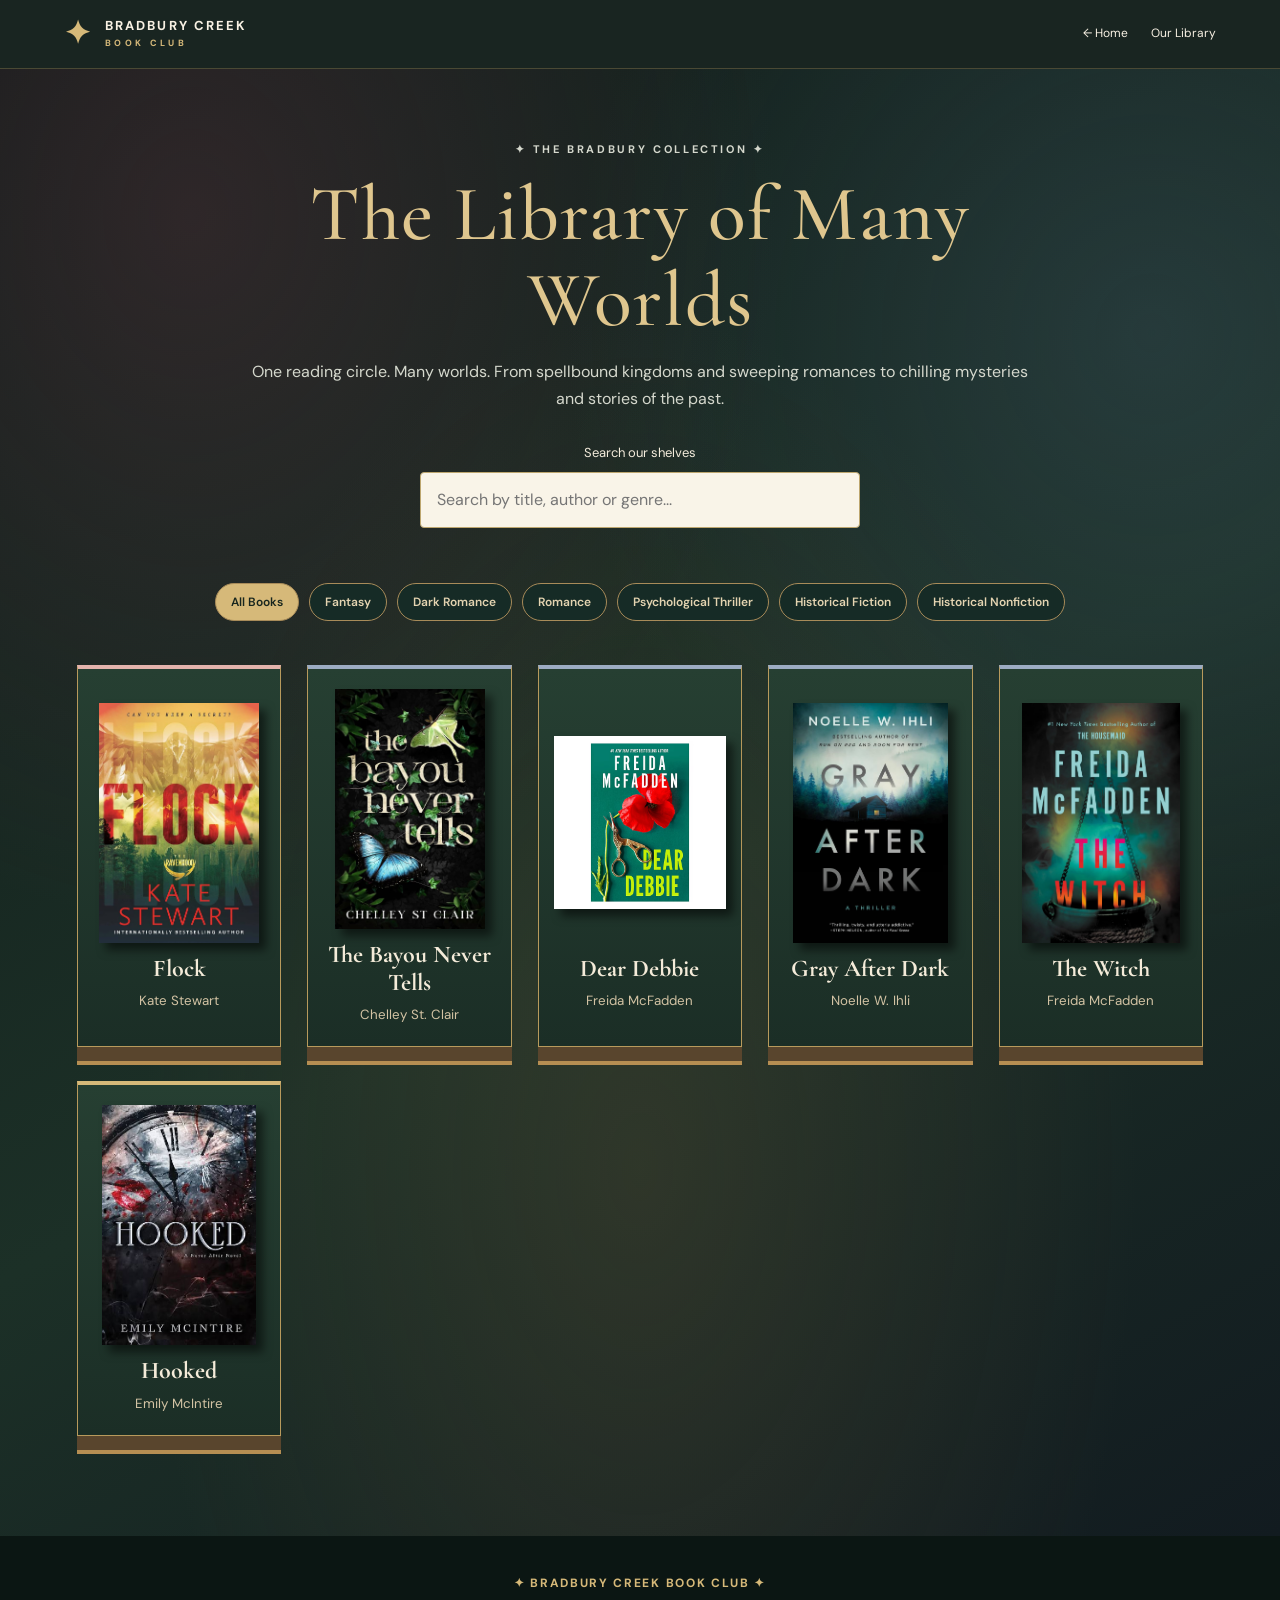
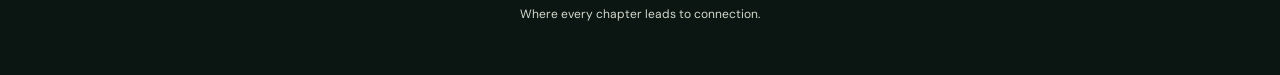
<file: bookshelf.html>
<!doctype html>
<html lang="en"><head><meta charset="utf-8"><meta name="viewport" content="width=device-width,initial-scale=1"><title>Our Library | Bradbury Creek Book Club</title><link rel="stylesheet" href="style.css"><link rel="stylesheet" href="bookshelf.css"></head>
<body><header class="site-header"><a class="brand" href="index.html#home"><span class="brand-mark">✦</span><span>BRADBURY CREEK <small>BOOK CLUB</small></span></a><nav aria-label="Library navigation"><a href="index.html">← Home</a><a href="bookshelf.html" aria-current="page">Our Library</a></nav></header>
<main class="library-page"><div class="library-intro"><p class="eyebrow">✦ THE BRADBURY COLLECTION ✦</p><h1>The Library of Many Worlds</h1><p>One reading circle. Many worlds. From spellbound kingdoms and sweeping romances to chilling mysteries and stories of the past.</p><label for="search-books">Search our shelves</label><input id="search-books" type="search" placeholder="Search by title, author or genre..."></div><div class="genre-filter" id="genre-filter" aria-label="Filter by genre"></div><section aria-label="Book collection"><div id="library-grid" class="library-grid"></div><p id="empty-message" hidden>No books match your search.</p></section></main>
<dialog id="book-dialog" aria-labelledby="dialog-title"><button id="close-dialog" class="close-dialog" aria-label="Close book details">×</button><div class="dialog-layout"><img id="dialog-image" alt=""><div><p class="eyebrow">FROM OUR BOOKSHELF</p><h2 id="dialog-title"></h2><p id="dialog-author"></p><p id="dialog-genre"></p><p id="dialog-rating"></p>
<div id="member-rating">
  <p>Rate this book:</p>
  <div id="rating-stars" role="group"
       aria-label="Rate this book from 1 to 5 stars">
    <button type="button" data-stars="1" aria-label="1 star">☆</button>
    <button type="button" data-stars="2" aria-label="2 stars">☆</button>
    <button type="button" data-stars="3" aria-label="3 stars">☆</button>
    <button type="button" data-stars="4" aria-label="4 stars">☆</button>
    <button type="button" data-stars="5" aria-label="5 stars">☆</button>
  </div>
  <p id="rating-message" aria-live="polite"></p>
</div><p id="dialog-meeting"></p><p id="dialog-description"></p></div></div></dialog>
<footer><div class="footer-brand">✦ BRADBURY CREEK BOOK CLUB ✦</div><p>Where every chapter leads to connection.</p></footer><script src="bookshelf.js"></script></body></html>
</file>
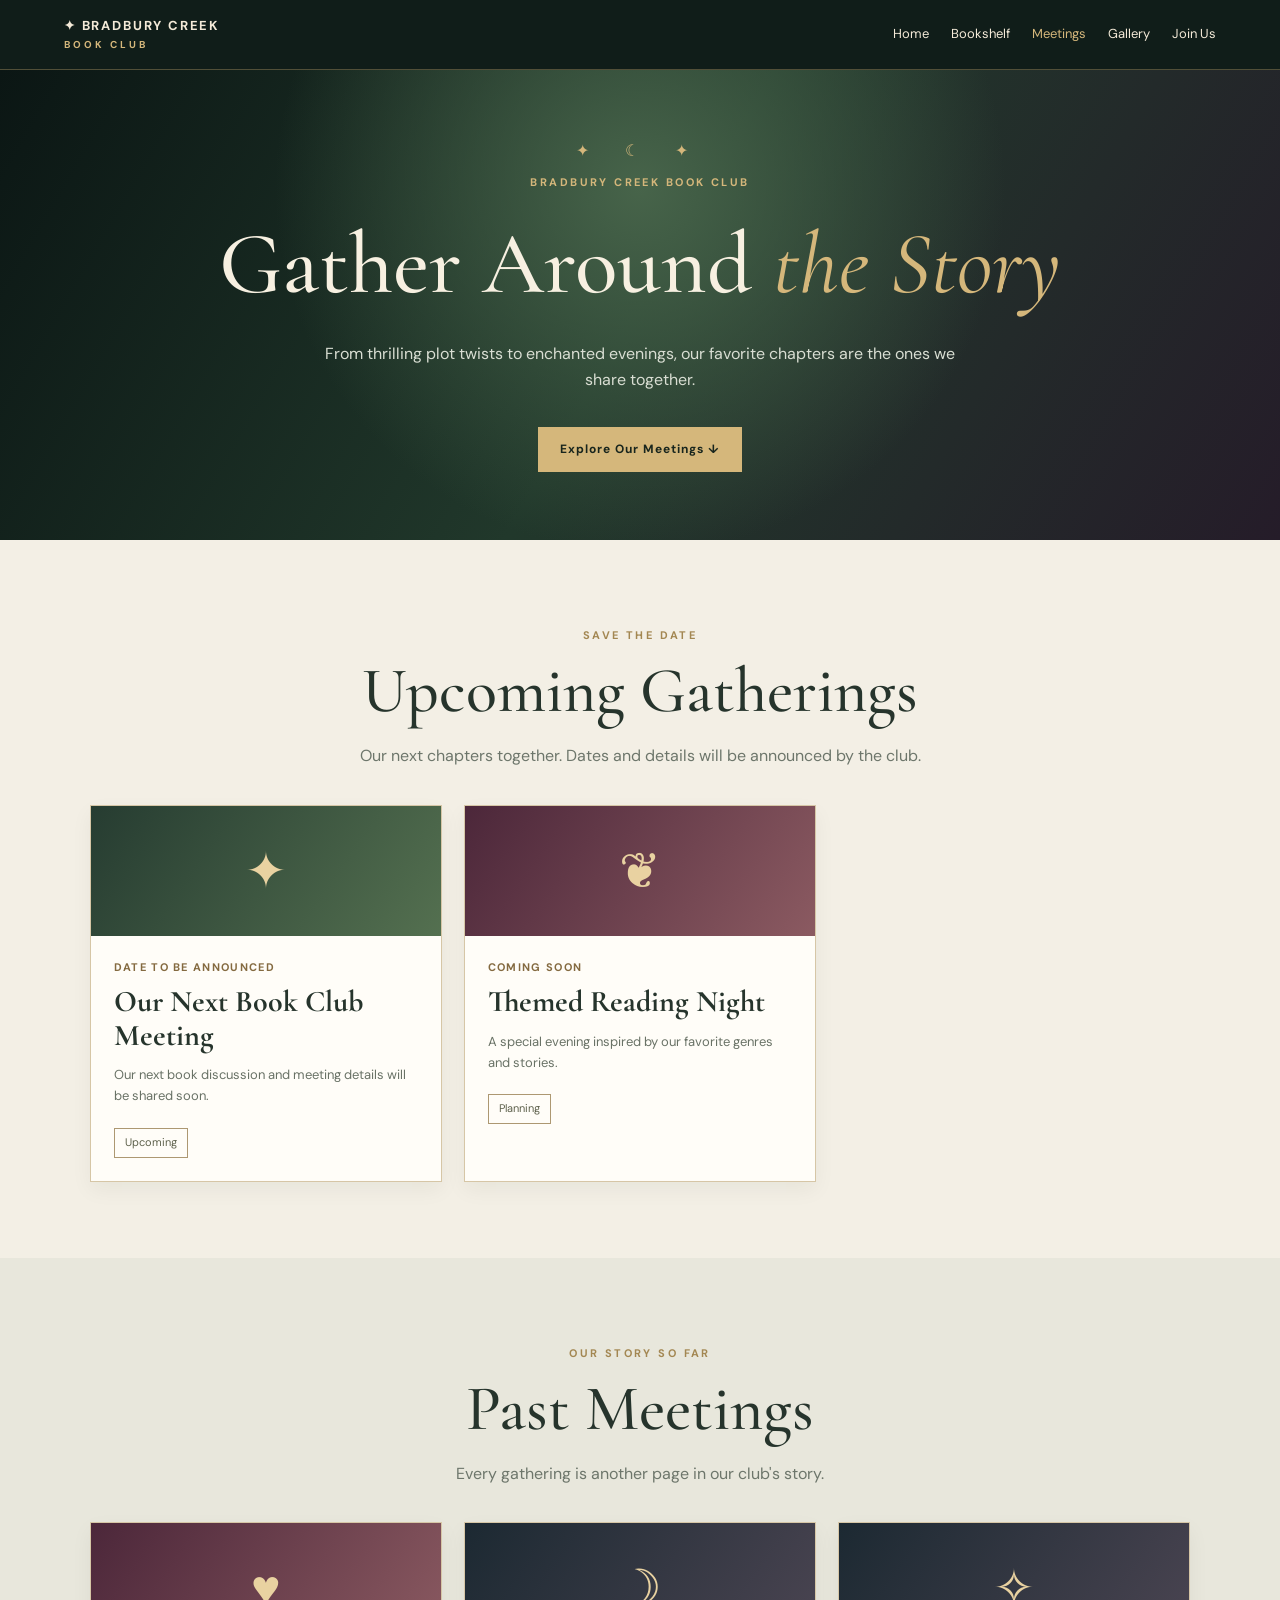
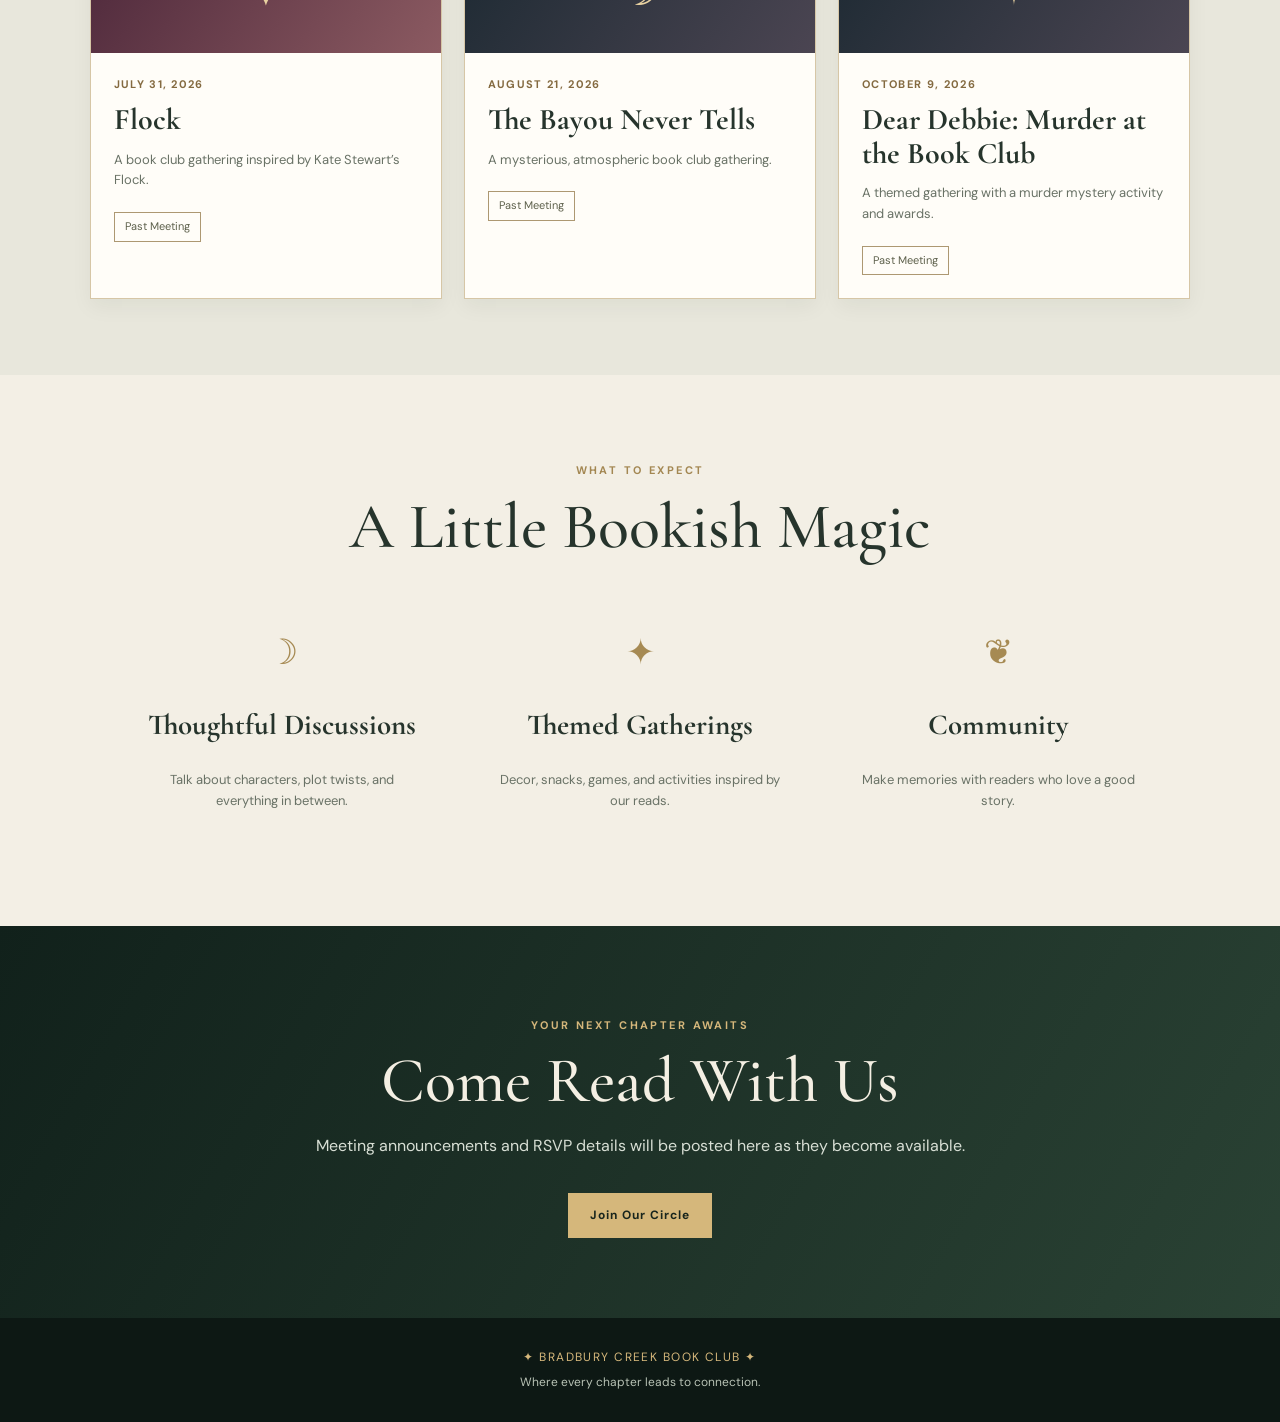
<file: meetings.html>
<!doctype html>
<html lang="en"><head><meta charset="utf-8"><meta name="viewport" content="width=device-width, initial-scale=1"><meta name="description" content="Upcoming gatherings and past events at Bradbury Creek Book Club"><title>Meetings | Bradbury Creek Book Club</title><link rel="stylesheet" href="meetings.css"></head>
<body><header class="top"><a class="logo" href="/">✦ BRADBURY CREEK <span>BOOK CLUB</span></a><button id="menu" aria-label="Toggle menu" aria-expanded="false">☰</button><nav id="nav"><a href="/">Home</a><a href="/bookshelf.html">Bookshelf</a><a class="active" href="/meetings.html" aria-current="page">Meetings</a><a href="/#gallery">Gallery</a><a href="/#join">Join Us</a></nav></header>
<main><section class="hero"><div class="ornament">✦ ☾ ✦</div><p class="eyebrow">BRADBURY CREEK BOOK CLUB</p><h1>Gather Around <em>the Story</em></h1><p>From thrilling plot twists to enchanted evenings, our favorite chapters are the ones we share together.</p><a class="button" href="#upcoming">Explore Our Meetings ↓</a></section>
<section class="section" id="upcoming"><div class="heading"><p class="eyebrow">SAVE THE DATE</p><h2>Upcoming Gatherings</h2><p>Our next chapters together. Dates and details will be announced by the club.</p></div><div class="events" id="upcoming-events"></div></section>
<section class="section archive" id="past"><div class="heading"><p class="eyebrow">OUR STORY SO FAR</p><h2>Past Meetings</h2><p>Every gathering is another page in our club's story.</p></div><div class="events" id="past-events"></div></section>
<section class="section guide"><div class="heading"><p class="eyebrow">WHAT TO EXPECT</p><h2>A Little Bookish Magic</h2></div><div class="features"><article><div class="symbol">☽</div><h3>Thoughtful Discussions</h3><p>Talk about characters, plot twists, and everything in between.</p></article><article><div class="symbol">✦</div><h3>Themed Gatherings</h3><p>Decor, snacks, games, and activities inspired by our reads.</p></article><article><div class="symbol">❦</div><h3>Community</h3><p>Make memories with readers who love a good story.</p></article></div></section>
<section class="join"><p class="eyebrow">YOUR NEXT CHAPTER AWAITS</p><h2>Come Read With Us</h2><p>Meeting announcements and RSVP details will be posted here as they become available.</p><a href="/#join" class="button">Join Our Circle</a></section></main>
<footer>✦ BRADBURY CREEK BOOK CLUB ✦ <span>Where every chapter leads to connection.</span></footer><script src="meetings.js"></script></body></html>
</file>
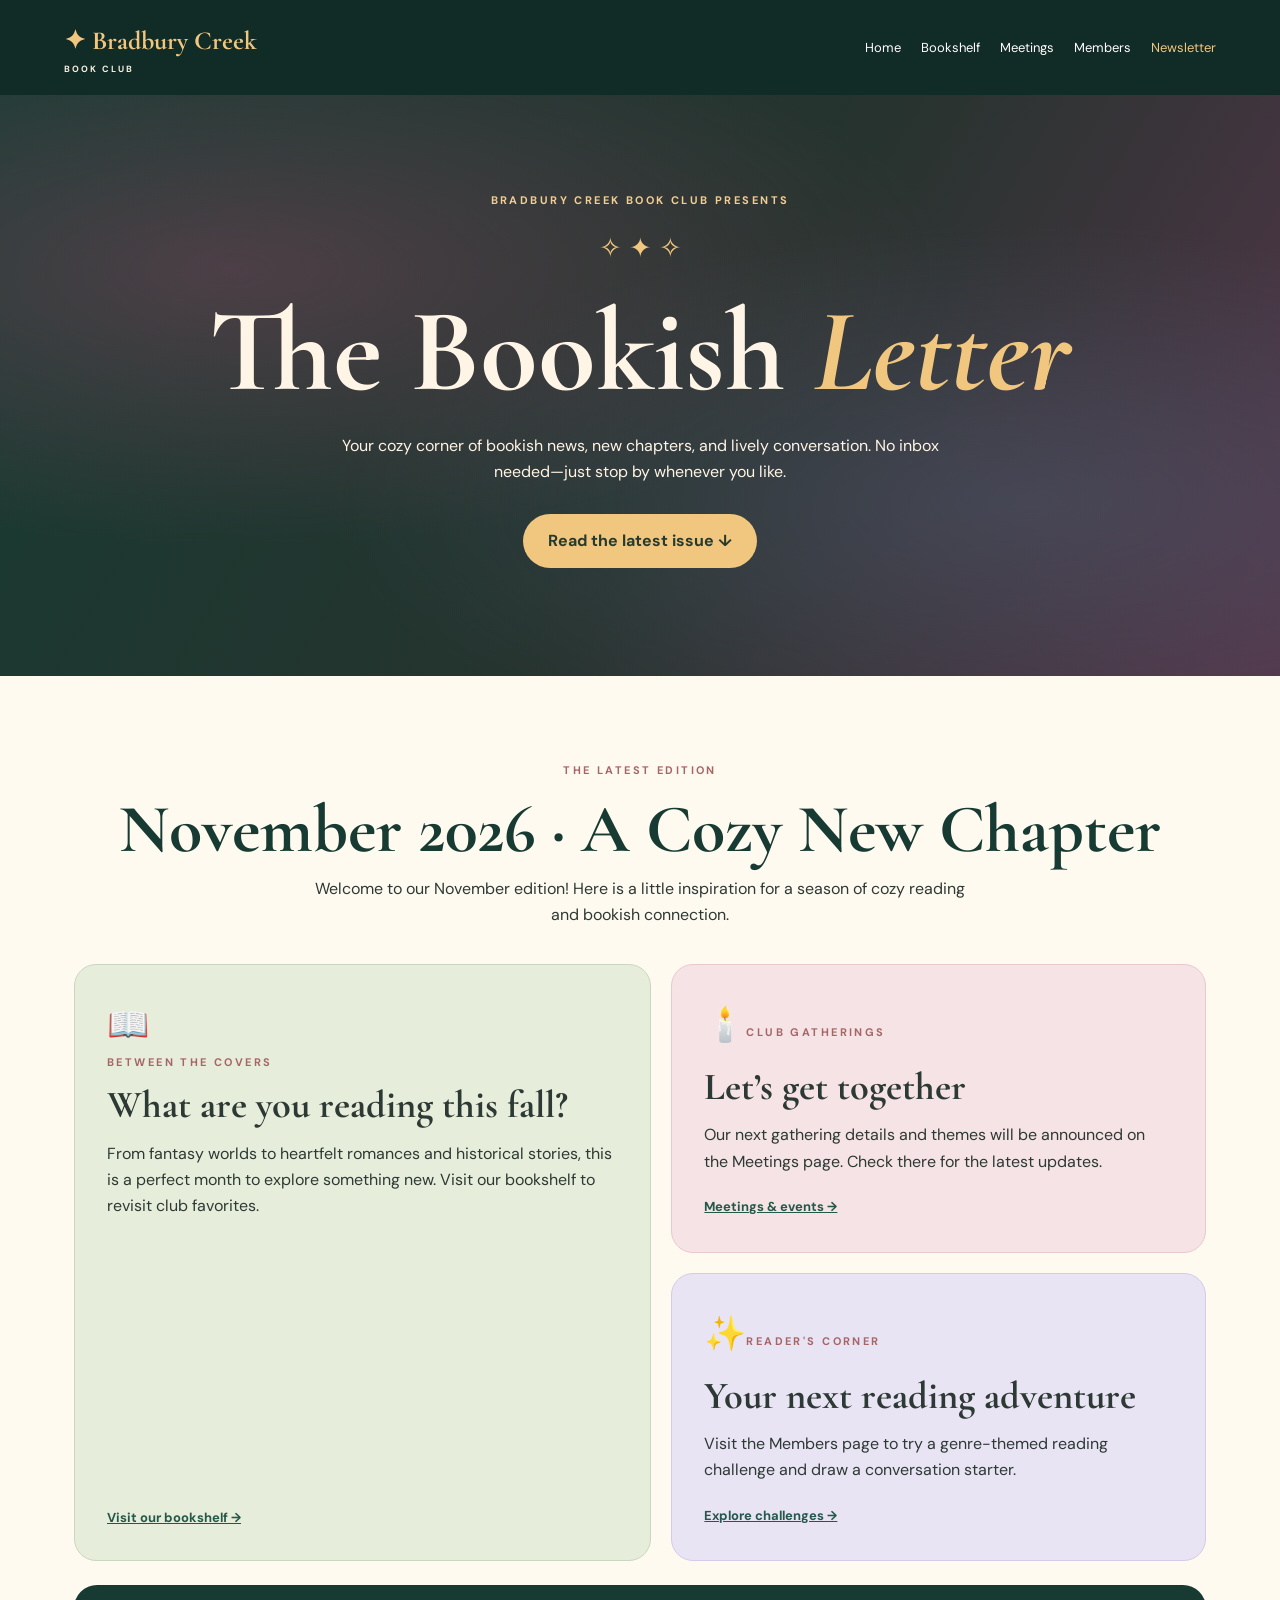
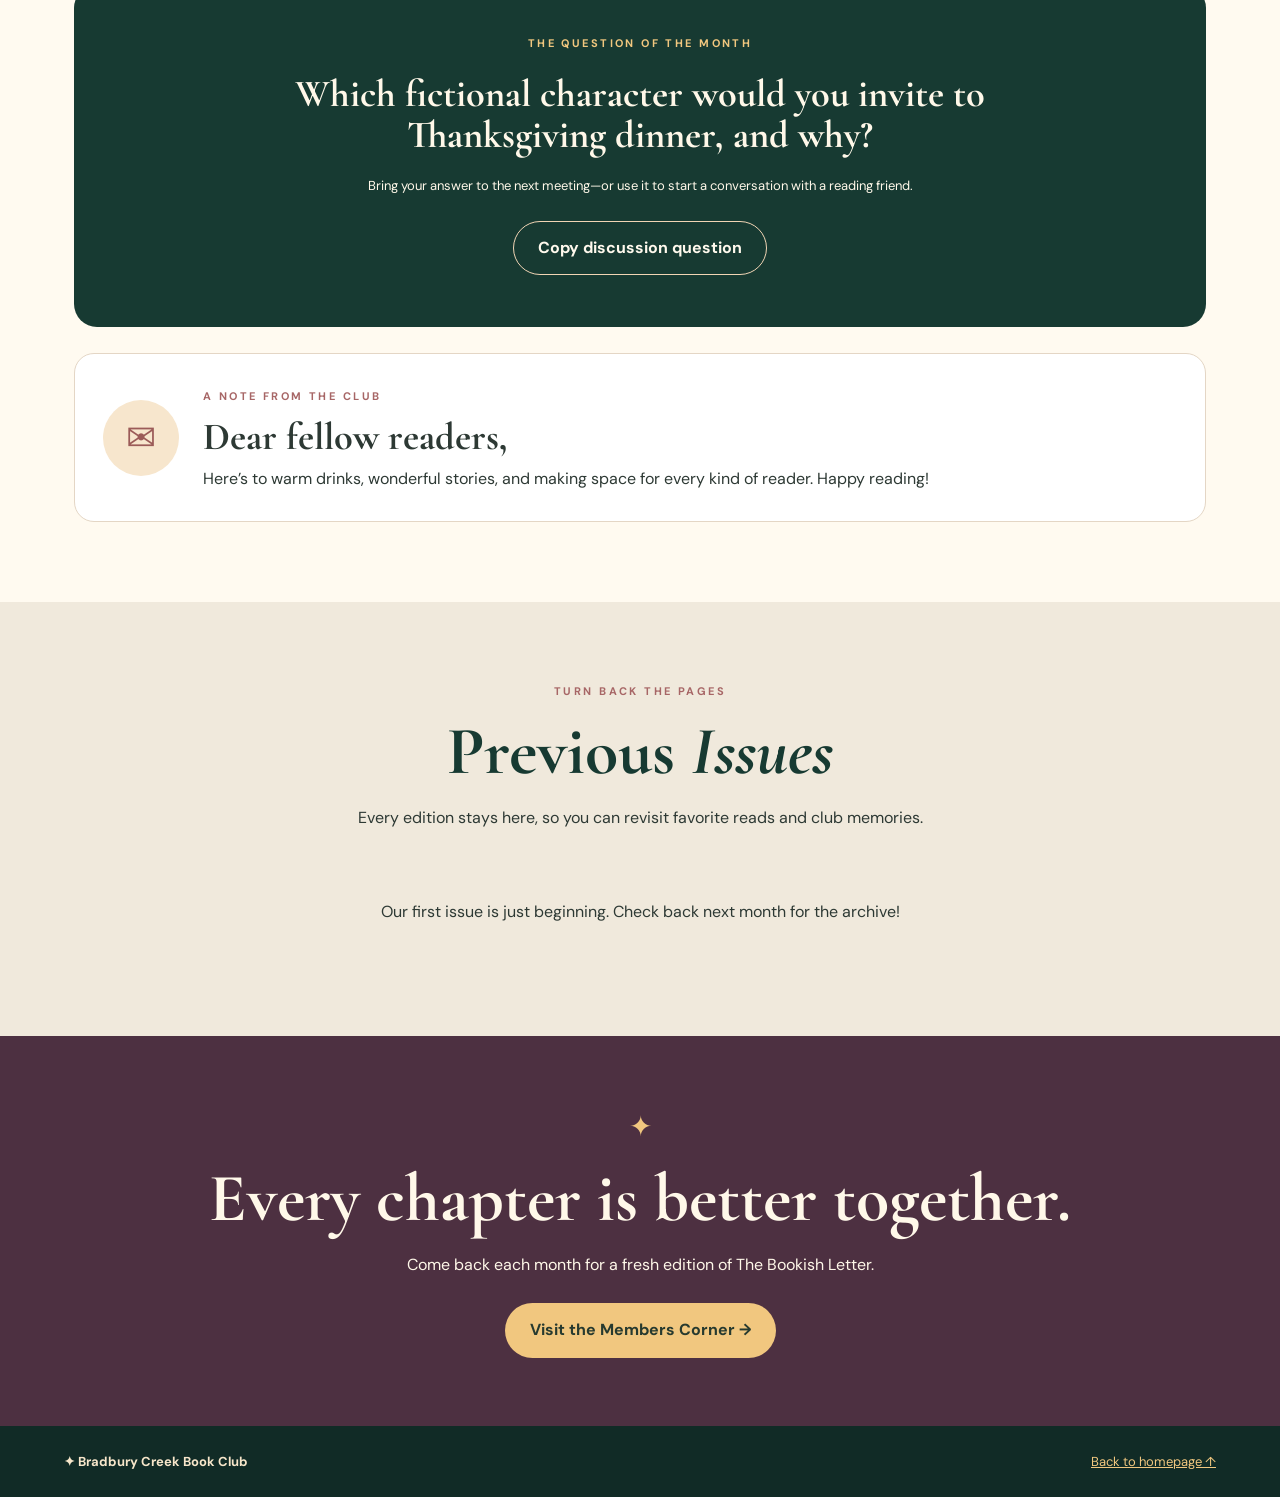
<file: newsletter.html>
<!doctype html>
<html lang="en"><head><meta charset="utf-8"><meta name="viewport" content="width=device-width, initial-scale=1"><meta name="description" content="Read The Bookish Letter, Bradbury Creek Book Club's monthly digital magazine."><title>The Bookish Letter | Bradbury Creek Book Club</title><link rel="stylesheet" href="newsletter.css"></head>
<body><a class="skip" href="#main">Skip to content</a><header class="site-header"><a class="brand" href="/">✦ Bradbury Creek <span>BOOK CLUB</span></a><nav aria-label="Main navigation"><a href="/">Home</a><a href="/bookshelf.html">Bookshelf</a><a href="/meetings.html">Meetings</a><a href="/reading-challenge.html">Members</a><a class="active" href="/newsletter.html" aria-current="page">Newsletter</a></nav></header>
<main id="main"><section class="hero"><div class="eyebrow">BRADBURY CREEK BOOK CLUB PRESENTS</div><div class="ornament">✧ ✦ ✧</div><h1>The Bookish <em>Letter</em></h1><p>Your cozy corner of bookish news, new chapters, and lively conversation. No inbox needed—just stop by whenever you like.</p><a class="btn gold" href="#current">Read the latest issue ↓</a></section>
<section class="issue" id="current"><div class="issue-heading"><span class="eyebrow">THE LATEST EDITION</span><h2 id="issue-title"></h2><p id="issue-intro"></p></div><div class="issue-layout"><article class="lead story-card"><div class="story-icon">📖</div><span class="kicker">BETWEEN THE COVERS</span><h3 id="featured-title"></h3><p id="featured-body"></p><a href="/bookshelf.html">Visit our bookshelf →</a></article><div class="side-stories"><article class="story-card pink"><span class="story-icon">🕯️</span><span class="kicker">CLUB GATHERINGS</span><h3 id="meeting-title"></h3><p id="meeting-body"></p><a href="/meetings.html">Meetings & events →</a></article><article class="story-card lavender"><span class="story-icon">✨</span><span class="kicker">READER'S CORNER</span><h3 id="challenge-title"></h3><p id="challenge-body"></p><a href="/reading-challenge.html">Explore challenges →</a></article></div></div><article class="question-card"><span class="eyebrow">THE QUESTION OF THE MONTH</span><h3 id="question-title"></h3><p>Bring your answer to the next meeting—or use it to start a conversation with a reading friend.</p><button id="copy-question" class="btn outline" type="button">Copy discussion question</button><span id="copy-status" role="status" aria-live="polite"></span></article><div class="editor-note"><span class="seal">✉</span><div><span class="eyebrow">A NOTE FROM THE CLUB</span><h3 id="note-title"></h3><p id="note-body"></p></div></div></section>
<section class="archive" id="archive"><div class="archive-inner"><span class="eyebrow">TURN BACK THE PAGES</span><h2>Previous <em>Issues</em></h2><p>Every edition stays here, so you can revisit favorite reads and club memories.</p><div id="archive-list" class="archive-grid"></div><p id="archive-empty" class="empty" hidden>Our first issue is just beginning. Check back next month for the archive!</p></div></section>
<section class="footer-banner"><span>✦</span><h2>Every chapter is better together.</h2><p>Come back each month for a fresh edition of The Bookish Letter.</p><a class="btn gold" href="/reading-challenge.html">Visit the Members Corner →</a></section></main><footer><strong>✦ Bradbury Creek Book Club</strong><a href="/">Back to homepage ↑</a></footer><script src="newsletter.js" defer></script></body></html>
</file>
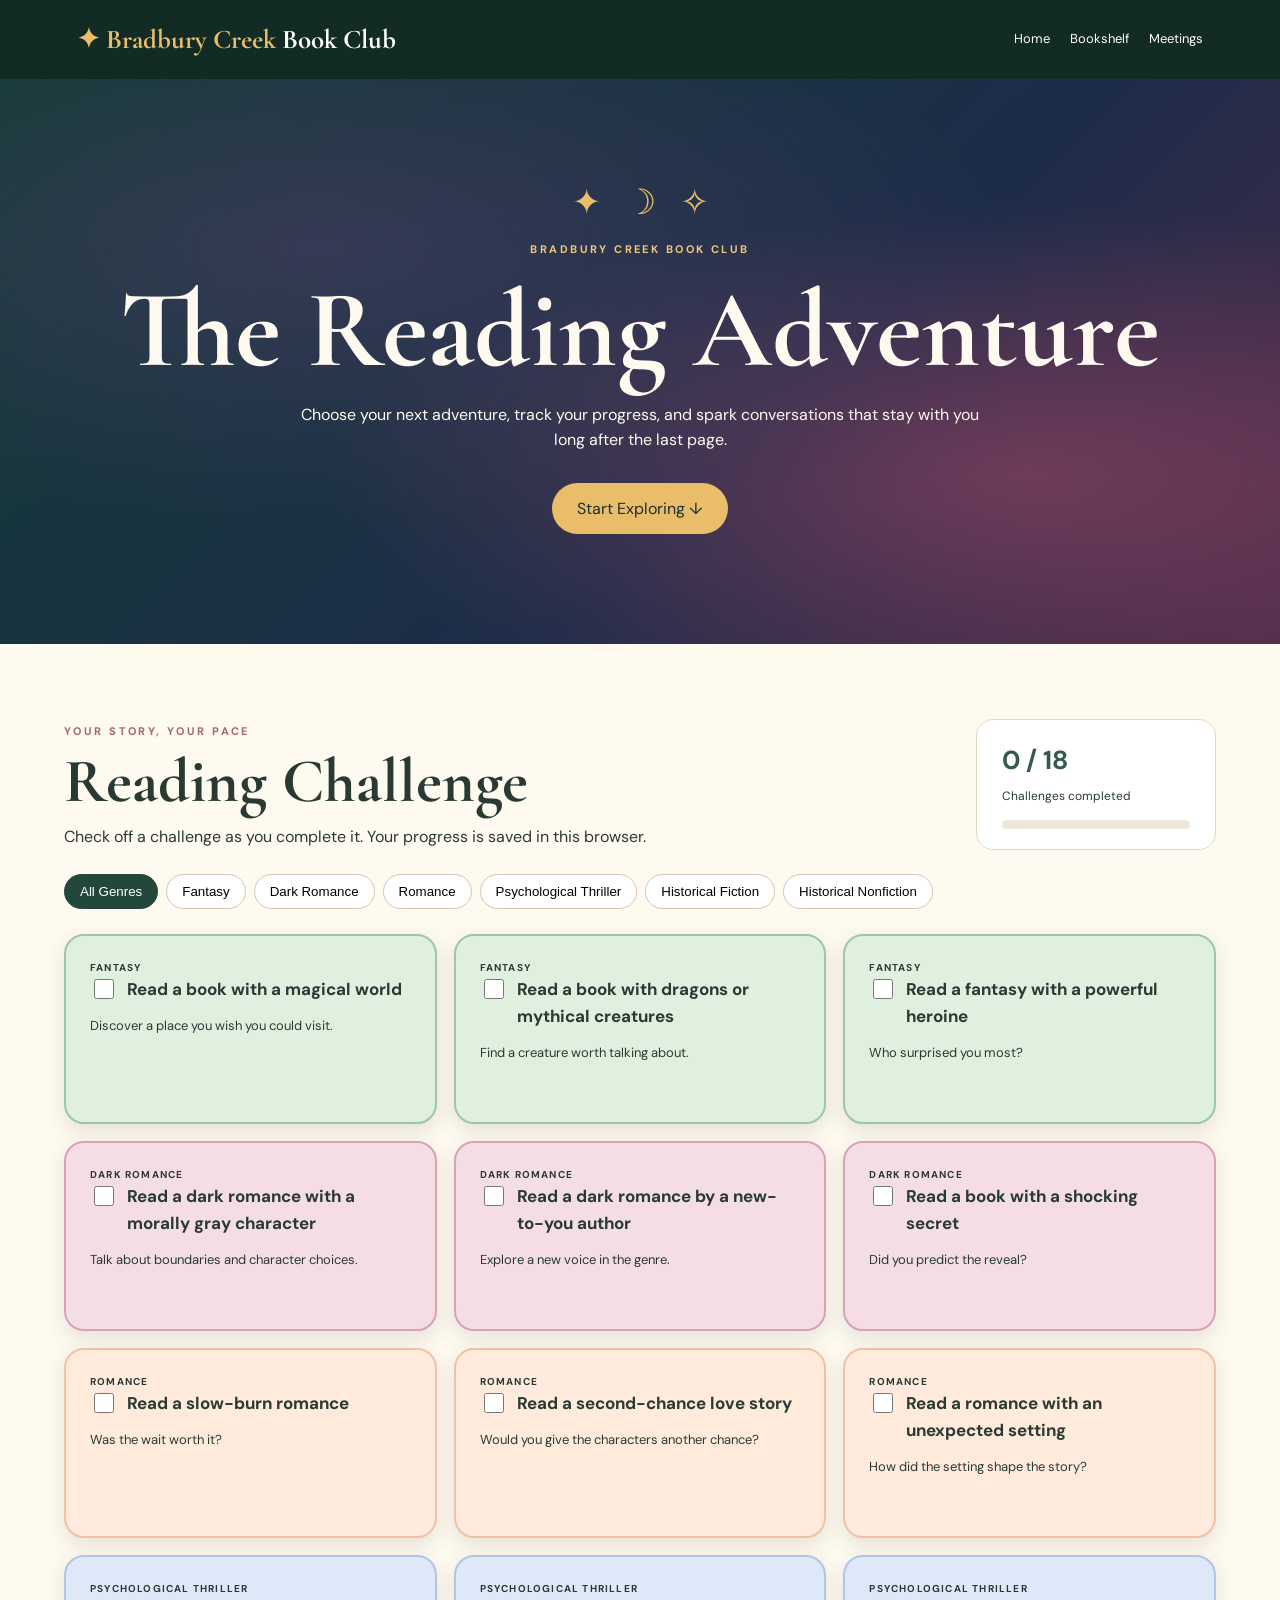
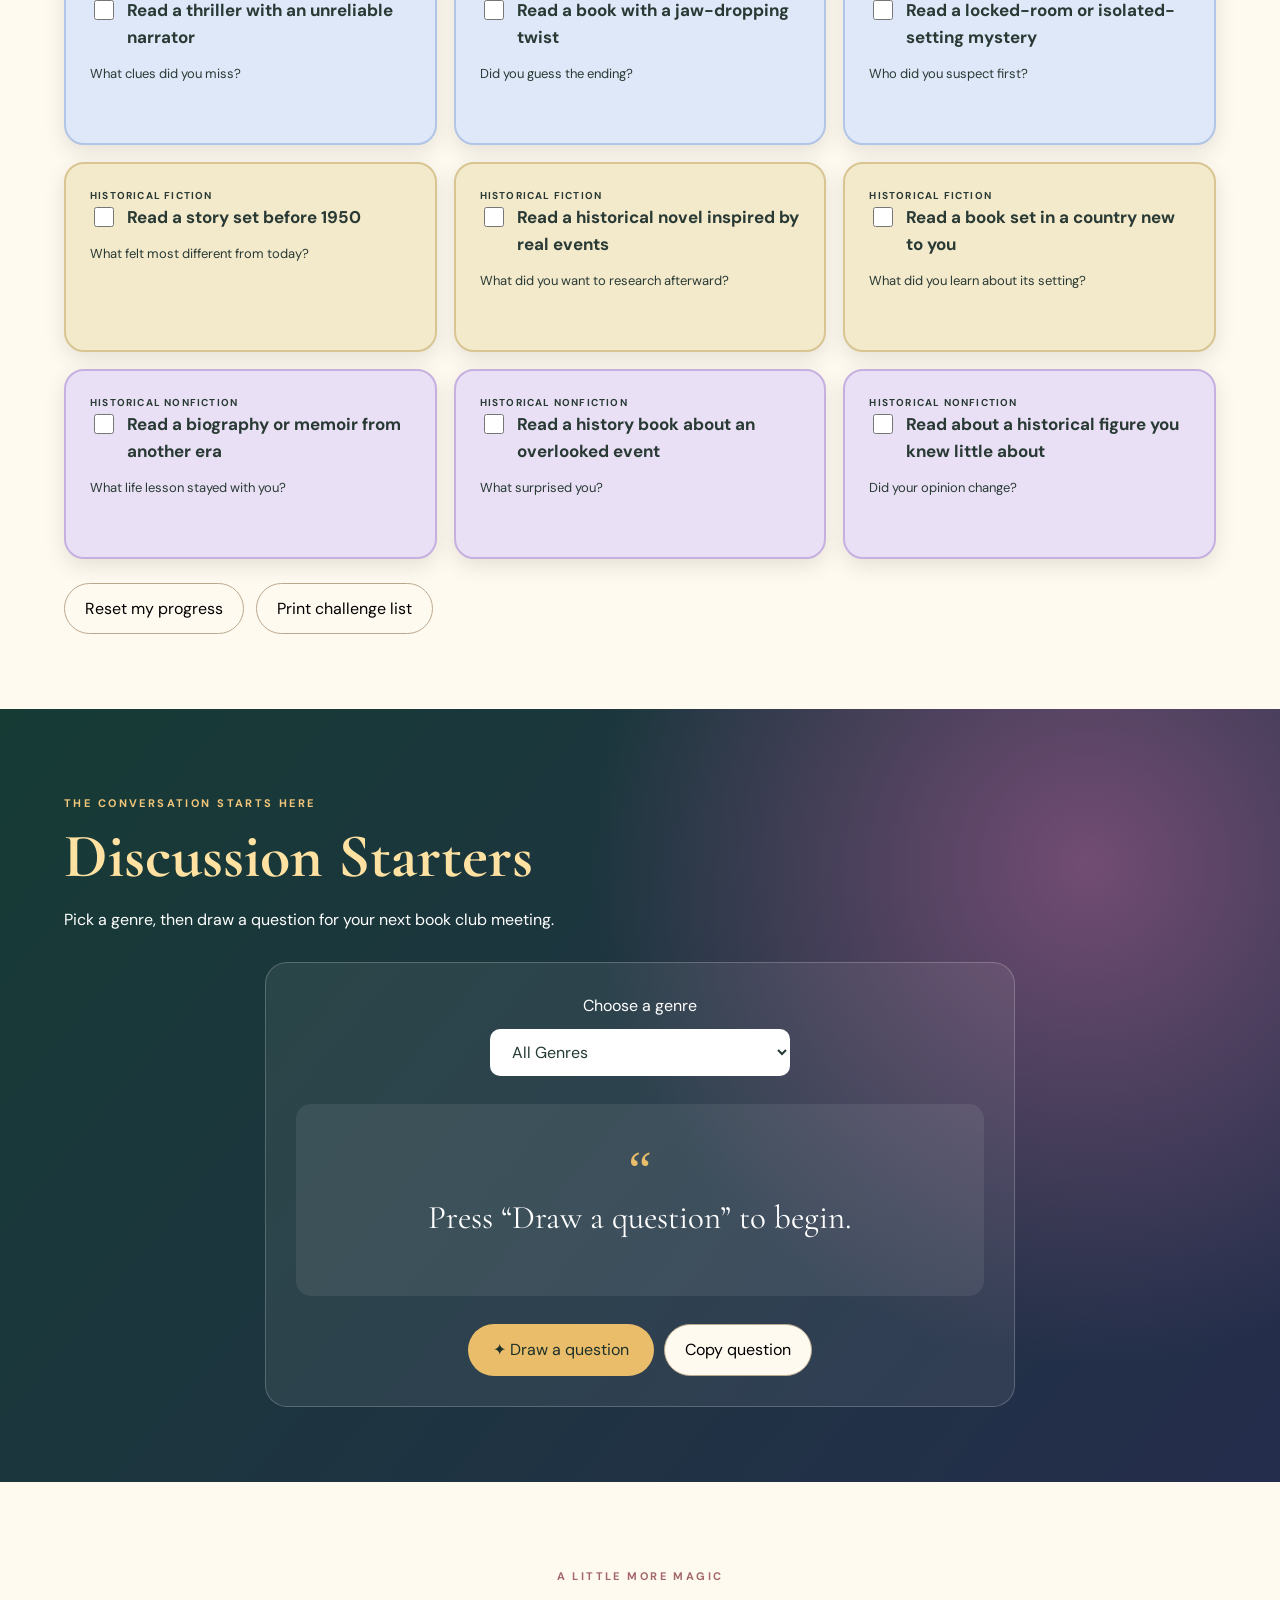
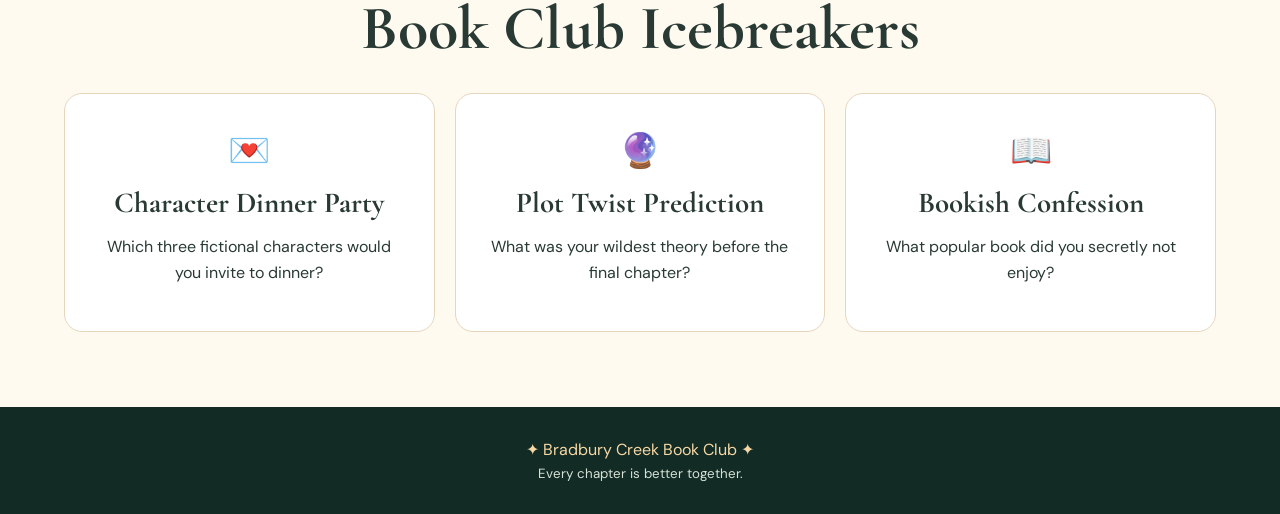
<file: reading-challenge.html>
<!doctype html>
<html lang="en"><head><meta charset="utf-8"><meta name="viewport" content="width=device-width,initial-scale=1"><meta name="theme-color" content="#19362e"><title>Reading Adventures | Bradbury Creek Book Club</title><link rel="stylesheet" href="reading-challenge.css"></head>
<body><header><a class="logo" href="/">✦ Bradbury Creek <span>Book Club</span></a><nav><a href="/">Home</a><a href="/bookshelf.html">Bookshelf</a><a href="/meetings.html">Meetings</a></nav></header>
<main><section class="hero"><div class="stars">✦ &nbsp; ☽ &nbsp; ✧</div><p class="eyebrow">BRADBURY CREEK BOOK CLUB</p><h1>The Reading Adventure</h1><p>Choose your next adventure, track your progress, and spark conversations that stay with you long after the last page.</p><a href="#challenges" class="pill">Start Exploring ↓</a></section>
<section id="challenges" class="wrap"><div class="section-title"><div><p class="eyebrow">YOUR STORY, YOUR PACE</p><h2>Reading Challenge</h2><p>Check off a challenge as you complete it. Your progress is saved in this browser.</p></div><div class="progress-panel"><strong id="progress-text">0 / 0</strong><span>Challenges completed</span><div class="progress-track"><div id="progress-fill"></div></div></div></div><div class="filters" id="filters" aria-label="Filter challenges"></div><div id="challenge-grid" class="challenge-grid"></div><div class="toolbar"><button id="reset" class="secondary">Reset my progress</button><button id="print" class="secondary">Print challenge list</button></div></section>
<section class="discussion"><div class="wrap"><p class="eyebrow">THE CONVERSATION STARTS HERE</p><h2>Discussion Starters</h2><p>Pick a genre, then draw a question for your next book club meeting.</p><div class="discussion-panel"><label for="genre">Choose a genre</label><select id="genre"></select><div class="question" aria-live="polite"><div class="quote-mark">“</div><p id="question">Press “Draw a question” to begin.</p></div><div class="question-actions"><button id="draw" class="pill">✦ Draw a question</button><button id="copy" class="secondary">Copy question</button></div></div></div></section>
<section class="wrap bonus"><p class="eyebrow">A LITTLE MORE MAGIC</p><h2>Book Club Icebreakers</h2><div class="bonus-grid"><article><span>💌</span><h3>Character Dinner Party</h3><p>Which three fictional characters would you invite to dinner?</p></article><article><span>🔮</span><h3>Plot Twist Prediction</h3><p>What was your wildest theory before the final chapter?</p></article><article><span>📖</span><h3>Bookish Confession</h3><p>What popular book did you secretly not enjoy?</p></article></div></section></main>
<footer>✦ Bradbury Creek Book Club ✦ <small>Every chapter is better together.</small></footer><script src="reading-challenge.js"></script></body></html>
</file>
<file: style.css>
@import url('https://fonts.googleapis.com/css2?family=Cormorant+Garamond:wght@400;500;600;700&family=DM+Sans:wght@400;500;600;700&display=swap');
:root{--dark:#101d19;--deep:#172921;--green:#274538;--gold:#d6b979;--cream:#f6f1e7;--ink:#233129;--muted:#6b766c}*{box-sizing:border-box}html{scroll-behavior:smooth;scroll-padding-top:80px}body{margin:0;background:var(--cream);color:var(--ink);font-family:'DM Sans',sans-serif;line-height:1.65}a{color:inherit}button{font:inherit}.skip{position:absolute;left:-9999px}.skip:focus{left:12px;top:12px;background:white;padding:8px;z-index:99}.site-header{position:sticky;top:0;z-index:20;background:#101d19f5;color:#f8f1e3;display:flex;align-items:center;justify-content:space-between;padding:13px max(24px,5vw);border-bottom:1px solid #ad945b55}.brand{display:flex;align-items:center;gap:12px;text-decoration:none;letter-spacing:.16em;font-size:13px;font-weight:700;line-height:1.3}.brand small{display:block;letter-spacing:.37em;font-size:9px;color:var(--gold);margin-top:4px}.brand-mark{font-size:32px;color:var(--gold)}nav{display:flex;align-items:center;gap:23px}nav a{font-size:12px;text-decoration:none;white-space:nowrap}nav a:hover,.text-link:hover{color:var(--gold)}.nav-join{border:1px solid var(--gold);padding:9px 17px;color:var(--gold)}.menu-toggle{display:none;background:none;border:1px solid #aa956e;color:white;padding:6px 12px;font-size:22px}.hero{min-height:640px;display:flex;align-items:center;justify-content:center;text-align:center;padding:95px 24px;position:relative;overflow:hidden;color:#f8f1e3;background:radial-gradient(ellipse at 50% 25%,#365444a6,transparent 55%),repeating-linear-gradient(90deg,transparent 0 69px,#c2a66d12 70px 71px),linear-gradient(125deg,#0b1614,#1c3529 48%,#101a18)}.hero:before,.hero:after{content:'❦';position:absolute;color:#d6b97922;font-size:320px;top:5%}.hero:before{left:-60px}.hero:after{right:-60px;transform:scaleX(-1)}.hero-inner{position:relative;z-index:1;max-width:770px}.eyebrow{font-size:11px;letter-spacing:.24em;font-weight:700;color:#9e8246;text-transform:uppercase}.hero .eyebrow,.join-section .eyebrow{color:var(--gold)}h1,h2,h3{font-family:'Cormorant Garamond',serif;line-height:1.1}h1{font-size:clamp(55px,7.5vw,98px);font-weight:500;margin:20px 0}h1 em{font-weight:400;color:var(--gold)}.hero-inner>p:not(.eyebrow){max-width:610px;margin:0 auto 30px;color:#e0dfd5}.hero-actions{display:flex;justify-content:center;gap:14px;flex-wrap:wrap}.btn{display:inline-block;text-decoration:none;padding:13px 23px;font-size:12px;font-weight:700;letter-spacing:.06em}.gold{background:var(--gold);color:#1b291e}.outline{border:1px solid var(--gold);color:var(--gold)}.btn:hover{filter:brightness(1.1)}.hero-ornament{position:absolute;bottom:20px;font-size:30px;color:var(--gold)}.hero-ornament span{font-size:12px}.ribbon{background:#d4b778;color:#243427;text-align:center;font-size:10px;letter-spacing:.22em;padding:15px 10px;font-weight:700}.section{padding:85px max(24px,8vw)}.section.alt{background:#ebe9df}.section-head{text-align:center;margin-bottom:45px}.section-head h2,.join-inner h2{font-size:clamp(43px,5vw,65px);font-weight:500;margin:6px 0}.section-head>p:last-child{color:var(--muted);margin:0}.feature-card{max-width:1050px;margin:auto;display:grid;grid-template-columns:1fr 1.15fr;background:#fffdf7;box-shadow:0 14px 45px #1b2c2020}.book-art{min-height:390px;background:radial-gradient(circle,#405c48,#182c23);display:grid;place-items:center;padding:45px}.book-cover{width:210px;height:290px;background:linear-gradient(145deg,#5e2839,#2a1826);border:2px solid #c1a46c;box-shadow:12px 15px 0 #0a151299,0 20px 35px #0008;color:#e6c990;display:flex;flex-direction:column;align-items:center;justify-content:space-around;text-align:center;padding:25px;font-family:'Cormorant Garamond',serif}.book-cover strong{font-size:27px;line-height:1.2}.book-cover span{font-size:35px}.book-cover small{letter-spacing:.2em;font-size:10px}.feature-text{padding:55px 45px;align-self:center}.feature-text h3{font-size:48px;margin:15px 0}.muted{color:var(--muted)}.tag-row{margin:24px 0}.tag{border:1px solid #ad9c7c;padding:6px 12px;font-size:11px}.text-link{color:#446347;font-weight:700;font-size:12px;text-decoration:none}.cards{max-width:1120px;margin:auto;display:grid;gap:22px}.three{grid-template-columns:repeat(3,1fr)}.mini-card{background:#fffdf8;border:1px solid #dfd9c9;padding:30px;min-height:225px}.mini-card h3{font-size:29px;margin:8px 0}.mini-card p{font-size:13px;color:#667166}.mini-card a{color:#496449;font-size:12px;font-weight:700}.mini-icon{font-size:27px;color:#a58c50}.event-date{font-size:11px;letter-spacing:.12em;font-weight:700;color:#7b6a44}.gallery-grid{max-width:1120px;margin:auto;display:grid;grid-template-columns:repeat(3,1fr);gap:18px}.gallery-tile{min-height:260px;display:grid;place-items:center;text-align:center;color:#eed8a5;background:linear-gradient(145deg,#22392d,#536c4b);border:7px solid #e2dccd}.tile-two{background:linear-gradient(145deg,#472d38,#8b5d59)}.tile-three{background:linear-gradient(145deg,#283a4b,#5e725a)}.gallery-tile span{font-family:'Cormorant Garamond',serif;font-size:70px}.gallery-tile small{display:block;font-family:'DM Sans',sans-serif;font-size:12px;letter-spacing:.15em;text-transform:uppercase}.small-note{text-align:center;color:#6f766b;font-size:12px;margin:26px auto 0}.join-section{padding:100px 24px;text-align:center;background:radial-gradient(circle at 50% 0,#355344,#10211a 75%);color:#f9f0e0}.join-inner{max-width:680px;margin:auto}.join-inner p:not(.eyebrow){color:#d8ded4}.join-inner .btn{margin:15px 0}.join-inner .small-note{color:#b6c2b8}footer{background:#0b1613;color:#d5d8cc;text-align:center;padding:38px 20px;font-size:12px}footer .footer-brand{color:var(--gold);letter-spacing:.14em;font-weight:700}footer small{color:#929f91}@media(max-width:950px){nav{gap:11px}nav a{font-size:10px}.brand{font-size:11px}}@media(max-width:760px){.site-header{flex-wrap:wrap}.menu-toggle{display:block}nav{display:none;width:100%;flex-direction:column;align-items:stretch;gap:0;padding:12px 0}nav.open{display:flex}nav a{padding:11px;font-size:13px}.nav-join{margin-top:8px;text-align:center}.hero{min-height:590px}.hero:before,.hero:after{font-size:160px}.section{padding:65px 20px}.feature-card{grid-template-columns:1fr}.book-art{min-height:330px}.feature-text{padding:32px 26px}.three,.gallery-grid{grid-template-columns:1fr}.gallery-tile{min-height:190px}.ribbon{font-size:8px;letter-spacing:.1em}}@media(prefers-reduced-motion:reduce){html{scroll-behavior:auto}}
.monthly-book-cover {
  width: 100%;
  max-width: 350px;
  height: auto;
  display: block;
  margin: 0 auto;
  border-radius: 4px;
  box-shadow: 12px 15px 25px rgba(0, 0, 0, 0.5);
}
/* BRADBURY CREEK BOOKSHELF */

#bookshelf {
  background: #172921;
}

#bookshelf .section-head h2 {
  color: #d6b979;
}

#bookshelf .section-head p {
  color: #d9d1bd;
}

#shelf-list {
  display: grid;
  grid-template-columns: repeat(3, 1fr);
  gap: 28px;
}

.bookshelf-card {
  background: #243b30;
  border: 1px solid #a88d57;
  border-radius: 8px;
  padding: 25px;
  text-align: center;
  transition: transform 0.3s ease;
}

.bookshelf-card:hover {
  transform: translateY(-8px);
}

.bookshelf-cover {
  width: 100%;
  max-width: 210px;
  height: 300px;
  object-fit: contain;
  display: block;
  margin: 0 auto 20px;
  border-radius: 4px;
  box-shadow: 8px 12px 20px rgba(0,0,0,0.5);
}

.bookshelf-card h3 {
  color: #e8d5a5;
  font-size: 29px;
  margin: 12px 0;
}

.bookshelf-card .author {
  color: #d5d9d0;
}

.bookshelf-card .tag {
  display: inline-block;
  color: #d6b979;
  border: 1px solid #a88d57;
  margin-top: 12px;
}

/* MOBILE FRIENDLY */

@media (max-width: 768px) {
  #shelf-list {
    grid-template-columns: repeat(2, 1fr);
    gap: 14px;
  }

  .bookshelf-card {
    padding: 14px;
  }

  .bookshelf-cover {
    height: 220px;
  }

  .bookshelf-card h3 {
    font-size: 23px;
  }
}

@media (max-width: 420px) {
  #shelf-list {
    grid-template-columns: 1fr;
  }
}
</file>
<file: bookshelf.css>
.library-page{min-height:80vh;background:radial-gradient(ellipse at top,#2b4939,#101d19 65%);color:#f4ecdc;padding:60px max(20px,6vw) 100px}.library-intro{text-align:center;max-width:800px;margin:0 auto 55px}.library-intro h1{font-size:clamp(44px,7vw,78px);font-weight:500;color:#dfc68e;margin:14px 0}.library-intro p{color:#d5d8cd}.library-intro label{display:block;margin:30px 0 8px;font-size:13px}.library-intro input{width:min(100%,440px);padding:14px 16px;border:1px solid #bda66e;background:#f9f4e8;color:#16271e;border-radius:4px;font:inherit}.library-grid{display:grid;grid-template-columns:repeat(auto-fit,minmax(175px,1fr));gap:34px 26px;max-width:1150px;margin:auto}.library-book{appearance:none;background:linear-gradient(#263f32,#1b2e26);color:#f4ebd9;border:1px solid #b89a5c;text-align:center;padding:20px 15px;cursor:pointer;min-width:0;box-shadow:0 14px 0 #59452d,0 18px 0 #b68e52;transition:transform .2s}.library-book:hover,.library-book:focus-visible{transform:translateY(-6px);outline:2px solid #dfc68e;outline-offset:3px}.library-book img{height:240px;width:100%;object-fit:contain;display:block;margin:0 auto 12px;filter:drop-shadow(7px 7px 5px #0008)}.library-book strong{font-family:'Cormorant Garamond',serif;font-size:24px;display:block;line-height:1.15}.library-book small{display:block;color:#d3c3a4;margin-top:8px}#empty-message{text-align:center}dialog{width:min(90vw,750px);background:#f5efdf;color:#203329;border:2px solid #a68b55;padding:30px;box-shadow:0 20px 90px #0008}dialog::backdrop{background:#07120dcc}.dialog-layout{display:grid;grid-template-columns:190px 1fr;gap:28px;align-items:start}.dialog-layout img{width:100%;max-height:290px;object-fit:contain}.dialog-layout h2{font-size:43px;margin:8px 0}.close-dialog{float:right;border:0;background:none;font-size:30px;cursor:pointer;color:#213528}@media(max-width:650px){.library-grid{grid-template-columns:repeat(2,minmax(0,1fr));gap:25px 12px}.library-book{padding:12px 8px}.library-book img{height:190px}.library-book strong{font-size:20px}.dialog-layout{grid-template-columns:1fr}.dialog-layout img{max-height:210px}}@media(max-width:360px){.library-grid{grid-template-columns:1fr}}

/* Multi-genre reading room: distinct accents in one cohesive dark library */
.library-page{background:radial-gradient(ellipse at 15% 10%,#58323c66,transparent 38%),radial-gradient(ellipse at 90% 18%,#435e704d,transparent 36%),radial-gradient(ellipse at 50% 75%,#6a563544,transparent 55%),linear-gradient(150deg,#101b19,#1c3027 55%,#121b20)}
.library-intro h1{letter-spacing:.015em}
.genre-filter{max-width:1100px;margin:0 auto 44px;display:flex;justify-content:center;flex-wrap:wrap;gap:10px}
.genre-button{background:#162b26;color:#e4d4b1;border:1px solid #a88b59;padding:10px 15px;border-radius:30px;cursor:pointer;font:600 12px 'DM Sans',sans-serif}
.genre-button:hover,.genre-button:focus-visible,.genre-button.active{background:#d6b979;color:#18261e;outline-offset:2px}
.library-book{border-top:4px solid var(--genre-accent,#d6b979)}
.library-book[data-genre="Fantasy"]{--genre-accent:#88b79a}
.library-book[data-genre="Dark Romance"]{--genre-accent:#b76a79}
.library-book[data-genre="Romance"]{--genre-accent:#e3b3ac}
.library-book[data-genre="Psychological Thriller"]{--genre-accent:#9cacc3}
.library-book[data-genre="Historical Fiction"],.library-book[data-genre="Historical Nonfiction"]{--genre-accent:#d6b979}
.library-book:focus-visible{outline:3px solid #f5d38b}
#dialog-rating,#dialog-meeting{color:#52684e;font-size:13px}

/* Genre-specific background when a book is opened */
#book-dialog{background-color:#15251e;background-image:linear-gradient(135deg,#233e30,#111c18);background-size:cover;background-position:center;color:#f8f0df;border:2px solid #d6b979;max-height:90vh;overflow:auto}
#book-dialog::backdrop{background:#07110de0;backdrop-filter:blur(5px)}
#book-dialog .eyebrow,#book-dialog #dialog-genre{color:#e6c681}
#book-dialog #dialog-rating,#book-dialog #dialog-meeting,#book-dialog #dialog-author{color:#f0e7d6}
#book-dialog .close-dialog{color:white;background:#122018aa;border-radius:50%;width:42px;height:42px}
#book-dialog[data-genre="Fantasy"]{background-image:radial-gradient(circle at 75% 12%,#c1b46a77,transparent 32%),linear-gradient(120deg,#102f2c,#244f3b 55%,#101e26)}
#book-dialog[data-genre="Dark Romance"]{background-image:radial-gradient(circle at 80% 15%,#9d405b88,transparent 42%),linear-gradient(125deg,#160f1b,#482232 55%,#190e18)}
#book-dialog[data-genre="Romance"]{background-image:radial-gradient(circle at 80% 15%,#d5a3a777,transparent 40%),linear-gradient(120deg,#392b34,#77515a 65%,#2c202b)}
#book-dialog[data-genre="Psychological Thriller"]{background-image:radial-gradient(circle at 80% 10%,#78929b77,transparent 36%),linear-gradient(125deg,#0d1822,#263944 60%,#111821)}
#book-dialog[data-genre="Historical Fiction"],#book-dialog[data-genre="Historical Nonfiction"]{background-image:radial-gradient(circle at 80% 15%,#b99a5e77,transparent 38%),linear-gradient(125deg,#272116,#57442c 60%,#241e1b)}
#book-dialog .dialog-layout{padding-top:15px}
</file>
<file: meetings.css>
@import url('https://fonts.googleapis.com/css2?family=Cormorant+Garamond:wght@400;500;600;700&family=DM+Sans:wght@400;500;600;700&display=swap');
:root{--dark:#12221c;--green:#233d31;--gold:#d5b77b;--cream:#f3efe5;--muted:#6d766b}*{box-sizing:border-box}html{scroll-behavior:smooth}body{margin:0;background:var(--cream);color:#26342c;font-family:'DM Sans',sans-serif;line-height:1.6}a{color:inherit}h1,h2,h3{font-family:'Cormorant Garamond',serif;line-height:1.12}.top{background:#101d19;color:#f4ead8;display:flex;align-items:center;justify-content:space-between;padding:16px max(22px,5vw);position:sticky;top:0;z-index:10;border-bottom:1px solid #bca16b60}.logo{text-decoration:none;letter-spacing:.14em;font-weight:700;font-size:13px}.logo span{display:block;font-size:10px;color:var(--gold);letter-spacing:.3em}.top nav{display:flex;gap:22px}.top nav a{text-decoration:none;font-size:13px}.top nav a:hover,.top nav .active{color:var(--gold)}#menu{display:none;background:transparent;color:white;border:1px solid var(--gold);padding:5px 12px;font-size:20px}.hero{min-height:470px;text-align:center;color:#f7f0e1;display:flex;flex-direction:column;justify-content:center;align-items:center;padding:65px 22px;background:radial-gradient(circle at 50% 25%,#47644a 0%,transparent 50%),linear-gradient(120deg,#0b1614,#21382b 50%,#251c29)}.ornament{color:var(--gold);letter-spacing:1em}.eyebrow{font-size:11px;font-weight:700;letter-spacing:.22em;color:#a38752}.hero .eyebrow,.join .eyebrow{color:var(--gold)}.hero h1{font-size:clamp(52px,7vw,88px);font-weight:500;margin:12px 0}.hero em{color:var(--gold);font-weight:400}.hero>p:not(.eyebrow){max-width:650px;color:#d9ded3}.button{display:inline-block;background:var(--gold);color:#18251d;text-decoration:none;padding:13px 22px;margin-top:18px;font-size:12px;font-weight:700;letter-spacing:.08em}.button:hover{filter:brightness(1.1)}.section{padding:76px max(20px,7vw)}.heading{text-align:center;margin-bottom:36px}.heading h2,.join h2{font-size:clamp(42px,5vw,65px);font-weight:500;margin:8px 0}.heading>p:last-child{color:var(--muted)}.events{display:grid;grid-template-columns:repeat(3,minmax(0,1fr));gap:22px;max-width:1150px;margin:auto}.event{background:#fffdf8;border:1px solid #d6c6a6;overflow:hidden;box-shadow:0 8px 20px #14281b0d}.event .banner{height:130px;display:grid;place-items:center;font-size:50px;color:#e9d2a1;background:linear-gradient(125deg,#263c31,#547050)}.event.thriller .banner{background:linear-gradient(125deg,#1c2932,#4b4552)}.event.romance .banner{background:linear-gradient(125deg,#4c273a,#8b5a61)}.event.historical .banner{background:linear-gradient(125deg,#5c4630,#a3885d)}.event .content{padding:23px}.event .date{font-size:11px;color:#846a40;letter-spacing:.12em;font-weight:700;text-transform:uppercase}.event h3{font-size:30px;margin:9px 0}.event p{font-size:13px;color:#697266}.event .pill{display:inline-block;border:1px solid #ad9872;padding:5px 10px;font-size:11px;color:#5e614c;margin-top:8px}.archive{background:#e8e7dc}.features{display:grid;grid-template-columns:repeat(3,1fr);gap:24px;max-width:1050px;margin:auto;text-align:center}.features article{padding:25px}.features h3{font-size:29px}.features p{font-size:13px;color:#697266}.symbol{font-size:35px;color:#a68a53}.join{text-align:center;background:linear-gradient(120deg,#11211b,#2a4234);color:#f4efe3;padding:80px 20px}.join p:not(.eyebrow){color:#d8dfd5}footer{background:#0d1814;color:var(--gold);text-align:center;padding:30px 20px;font-size:12px;letter-spacing:.12em}footer span{display:block;color:#b8c2b5;letter-spacing:0;margin-top:6px}@media(max-width:780px){#menu{display:block}.top{flex-wrap:wrap}.top nav{display:none;flex-direction:column;width:100%;padding-top:16px;gap:0}.top nav.open{display:flex}.top nav a{padding:10px}.events,.features{grid-template-columns:1fr}.hero{min-height:420px}.section{padding:60px 20px}}@media(prefers-reduced-motion:reduce){html{scroll-behavior:auto}}
</file>
<file: newsletter.css>
@import url('https://fonts.googleapis.com/css2?family=Cormorant+Garamond:ital,wght@0,500;0,600;0,700;1,600&family=DM+Sans:wght@400;500;600;700&display=swap');
:root{--forest:#173a32;--dark:#112b26;--gold:#f1c77f;--cream:#fffaf0;--burgundy:#713f51;--ink:#2d3934}*{box-sizing:border-box}html{scroll-behavior:smooth}body{margin:0;background:var(--cream);color:var(--ink);font-family:'DM Sans',sans-serif;line-height:1.65}a{color:inherit}button{font:inherit}h1,h2,h3{font-family:'Cormorant Garamond',Georgia,serif;line-height:1.08;margin:0}h2{font-size:clamp(42px,5.5vw,68px)}h3{font-size:clamp(29px,3vw,39px)}.skip{position:absolute;left:-999px;top:5px;background:white;padding:10px;z-index:20}.skip:focus{left:10px}.site-header{display:flex;align-items:center;justify-content:space-between;gap:20px;flex-wrap:wrap;padding:20px max(22px,5vw);background:var(--dark);color:white}.brand{text-decoration:none;color:var(--gold);font-family:'Cormorant Garamond',serif;font-size:26px;font-weight:700}.brand span{display:block;font:700 9px 'DM Sans',sans-serif;letter-spacing:.22em;color:#f8f1df}.site-header nav{display:flex;flex-wrap:wrap;gap:20px}.site-header nav a{text-decoration:none;font-size:13px}.site-header nav a:hover,.site-header nav a.active{color:var(--gold)}.hero{padding:96px 20px 108px;text-align:center;color:#fff5e6;background:radial-gradient(ellipse at 18% 30%,#7c465c80,transparent 48%),radial-gradient(ellipse at 80% 70%,#4e586d80,transparent 48%),linear-gradient(120deg,#173b32,#26332e 55%,#55364a)}.eyebrow,.kicker{font-size:11px;letter-spacing:.22em;font-weight:700;text-transform:uppercase;color:#a76666}.hero .eyebrow{color:#f3ce91}.ornament{color:var(--gold);font-size:27px;margin:17px}.hero h1{font-size:clamp(60px,10vw,118px);margin:0 0 18px}.hero h1 em{color:var(--gold)}.hero p{max-width:630px;margin:0 auto 28px}.btn{display:inline-block;text-decoration:none;border-radius:100px;padding:13px 24px;cursor:pointer;font-weight:700;border:1px solid transparent}.gold{background:var(--gold);color:#273a2f}.outline{background:transparent;border-color:#f1d5b5;color:#fff9ed}.issue{max-width:1180px;margin:auto;padding:80px 24px}.issue-heading{text-align:center;margin-bottom:35px}.issue-heading h2{color:var(--forest);margin:10px 0}.issue-heading p{max-width:650px;margin:auto}.issue-layout{display:grid;grid-template-columns:1.08fr 1fr;gap:20px}.story-card{padding:32px;border-radius:22px;background:#e6eddb;border:1px solid #cad7c0}.story-card.lead{min-height:460px;display:flex;flex-direction:column;align-items:flex-start;justify-content:center}.story-card h3{margin:14px 0}.story-card p{margin:0 0 18px}.story-card a{margin-top:auto;font-size:13px;font-weight:700;color:#24594a}.story-icon{font-size:34px}.side-stories{display:grid;gap:20px}.pink{background:#f5e3e5;border-color:#e9c8cf}.lavender{background:#e9e4f4;border-color:#d5cae9}.question-card{text-align:center;background:var(--forest);color:#fff8e9;border-radius:23px;margin-top:24px;padding:44px 25px}.question-card .eyebrow{color:var(--gold)}.question-card h3{max-width:750px;margin:18px auto}.question-card p{font-size:13px;margin-bottom:25px}.question-card #copy-status{display:block;font-size:12px;margin-top:8px}.editor-note{display:flex;align-items:center;gap:24px;margin-top:26px;padding:28px;border:1px solid #e4d6c5;background:#fff;border-radius:20px}.seal{background:#f7e6cd;color:#9b5b58;width:76px;height:76px;border-radius:50%;display:grid;place-items:center;flex-shrink:0;font-size:36px}.editor-note h3{margin:8px 0}.editor-note p{margin:0}.archive{background:#f0e9dc;padding:75px 24px}.archive-inner{max-width:1180px;margin:auto;text-align:center}.archive h2{margin:12px 0;color:var(--forest)}.archive-grid{display:grid;grid-template-columns:repeat(3,1fr);gap:18px;margin-top:32px;text-align:left}.archive-card{padding:25px;border-radius:18px;background:#fffdf7;border:1px solid #decdb9;box-shadow:0 6px 18px #432b1d0c}.archive-card h3{font-size:29px;margin:10px 0}.archive-card p{font-size:13px}.archive-card button{background:none;border:none;text-decoration:underline;color:#2b6656;cursor:pointer;padding:0;font-weight:700}.empty{padding:20px}.footer-banner{text-align:center;background:#4d3041;color:#fff8e9;padding:68px 20px}.footer-banner span{color:var(--gold);font-size:28px}.footer-banner h2{margin:12px 0}.footer-banner p{margin-bottom:25px}footer{background:var(--dark);color:#f7e6ca;display:flex;justify-content:space-between;gap:20px;flex-wrap:wrap;padding:25px max(22px,5vw);font-size:13px}footer a{color:var(--gold)}@media(max-width:760px){.issue-layout{grid-template-columns:1fr}.story-card.lead{min-height:unset}.archive-grid{grid-template-columns:repeat(2,1fr)}.site-header{justify-content:center;text-align:center}.site-header nav{justify-content:center}}@media(max-width:530px){.archive-grid{grid-template-columns:1fr}.editor-note{align-items:flex-start;flex-direction:column}.issue{padding:55px 18px}.hero{padding:70px 18px}}
</file>
<file: reading-challenge.css>
@import url('https://fonts.googleapis.com/css2?family=Cormorant+Garamond:wght@500;600;700&family=DM+Sans:wght@400;500;600;700&display=swap');:root{--ink:#19362e;--gold:#e9bd69;--cream:#fffaf0}*{box-sizing:border-box}html{scroll-behavior:smooth}body{margin:0;background:var(--cream);color:#293a35;font-family:'DM Sans',sans-serif;line-height:1.6}h1,h2,h3{font-family:'Cormorant Garamond',serif;line-height:1.08}h1{font-size:clamp(58px,9vw,110px);margin:12px 0}h2{font-size:clamp(43px,5vw,62px);margin:8px 0}h3{font-size:29px;margin:8px 0}header{background:#122b25;color:#fff9e8;display:flex;align-items:center;justify-content:space-between;gap:15px;padding:18px max(22px,6vw);flex-wrap:wrap}.logo{font-family:'Cormorant Garamond',serif;font-size:27px;text-decoration:none;color:var(--gold);font-weight:700}.logo span{color:white}nav{display:flex;gap:20px;flex-wrap:wrap}nav a{color:white;text-decoration:none;font-size:13px}nav a:hover{color:var(--gold)}.hero{text-align:center;padding:95px 22px 110px;background:radial-gradient(ellipse at 25% 30%,#59406e77,transparent 50%),radial-gradient(ellipse at 80% 70%,#b74d6c77,transparent 48%),linear-gradient(135deg,#123b35,#1d2c49 60%,#482b48);color:#fffaf0}.hero>p:not(.eyebrow){max-width:690px;margin:0 auto 30px}.stars{font-size:35px;color:var(--gold)}.eyebrow{font-size:11px;letter-spacing:.22em;font-weight:700;text-transform:uppercase;color:#a26769}.hero .eyebrow,.discussion .eyebrow{color:#f2c67a}.pill{border:0;border-radius:100px;background:var(--gold);color:#1d302a;padding:13px 25px;font-weight:700;text-decoration:none;display:inline-block;cursor:pointer;font:inherit}.wrap{max-width:1200px;margin:auto;padding:75px 24px}.section-title{display:flex;justify-content:space-between;align-items:end;gap:24px;margin-bottom:24px}.section-title p{margin:0}.progress-panel{background:white;border:1px solid #e4d7c8;padding:20px 25px;border-radius:17px;min-width:240px}.progress-panel strong{display:block;font-size:26px;color:#355a50}.progress-panel span{font-size:12px}.progress-track{background:#eee6d9;height:9px;border-radius:10px;margin-top:12px;overflow:hidden}#progress-fill{height:100%;width:0;background:linear-gradient(90deg,#e6a85b,#8b6bd0);transition:width .2s}.filters{display:flex;gap:8px;flex-wrap:wrap;margin-bottom:25px}.filter{border:1px solid #d8c5b6;background:white;border-radius:25px;padding:9px 15px;cursor:pointer}.filter.active{background:#23473b;color:white;border-color:#23473b}.challenge-grid{display:grid;grid-template-columns:repeat(3,1fr);gap:17px}.challenge{position:relative;border-radius:20px;padding:24px;min-height:190px;border:2px solid transparent;box-shadow:0 7px 20px #273b3020}.challenge[data-genre="Fantasy"]{background:#e0f0df;border-color:#9ec7a4}.challenge[data-genre="Dark Romance"]{background:#f5dde6;border-color:#d7a1b8}.challenge[data-genre="Romance"]{background:#ffeadc;border-color:#eec2a6}.challenge[data-genre="Psychological Thriller"]{background:#dfe8f8;border-color:#b1c5e6}.challenge[data-genre="Historical Fiction"]{background:#f3e9cb;border-color:#d8c592}.challenge[data-genre="Historical Nonfiction"]{background:#e9e0f5;border-color:#c6b0e0}.challenge.done{outline:3px solid #327b56}.challenge label{display:flex;align-items:start;gap:10px;cursor:pointer;font-weight:700;font-size:17px}.challenge input{accent-color:#26704d;width:20px;height:20px;flex-shrink:0;margin-top:3px}.challenge p{font-size:13px}.genre-chip{font-size:10px;text-transform:uppercase;letter-spacing:.12em;font-weight:700}.toolbar{display:flex;gap:12px;flex-wrap:wrap;margin-top:24px}.secondary{border:1px solid #bba98f;background:#fffaf0;border-radius:100px;padding:12px 20px;cursor:pointer;font:inherit}.discussion{background:radial-gradient(circle at 85% 20%,#724c73,transparent 40%),linear-gradient(130deg,#163b35,#252d4c);color:white}.discussion h2{color:#ffe1a2}.discussion-panel{background:#ffffff12;border:1px solid #ffffff35;border-radius:22px;padding:30px;max-width:750px;margin:30px auto 0;text-align:center}.discussion-panel label{display:block;margin-bottom:10px}.discussion-panel select{padding:12px 18px;border-radius:10px;background:white;color:#243b33;border:0;font:inherit;width:min(100%,300px)}.question{margin:28px 0;background:#ffffff13;padding:25px;border-radius:15px;min-height:160px}.quote-mark{font-family:serif;font-size:52px;color:var(--gold);height:35px}.question p{font-family:'Cormorant Garamond',serif;font-size:clamp(24px,3vw,33px);line-height:1.25}.question-actions{display:flex;justify-content:center;gap:10px;flex-wrap:wrap}.bonus{text-align:center}.bonus-grid{display:grid;grid-template-columns:repeat(3,1fr);gap:20px;margin-top:30px}.bonus-grid article{background:white;border:1px solid #e7d5bc;border-radius:18px;padding:30px}.bonus-grid span{font-size:34px}footer{text-align:center;background:#122b25;color:#f6d8a5;padding:30px}footer small{display:block;color:#d7e2d7}@media(max-width:800px){.challenge-grid,.bonus-grid{grid-template-columns:repeat(2,1fr)}.section-title{align-items:stretch;flex-direction:column}}@media(max-width:540px){.challenge-grid,.bonus-grid{grid-template-columns:1fr}.wrap{padding:55px 18px}.hero{padding:75px 18px}header{justify-content:center;text-align:center}nav{justify-content:center}}@media print{header,.hero,.filters,.toolbar,.discussion,.bonus,footer{display:none!important}.challenge-grid{grid-template-columns:repeat(2,1fr)}.challenge{break-inside:avoid;box-shadow:none}}
</file>
